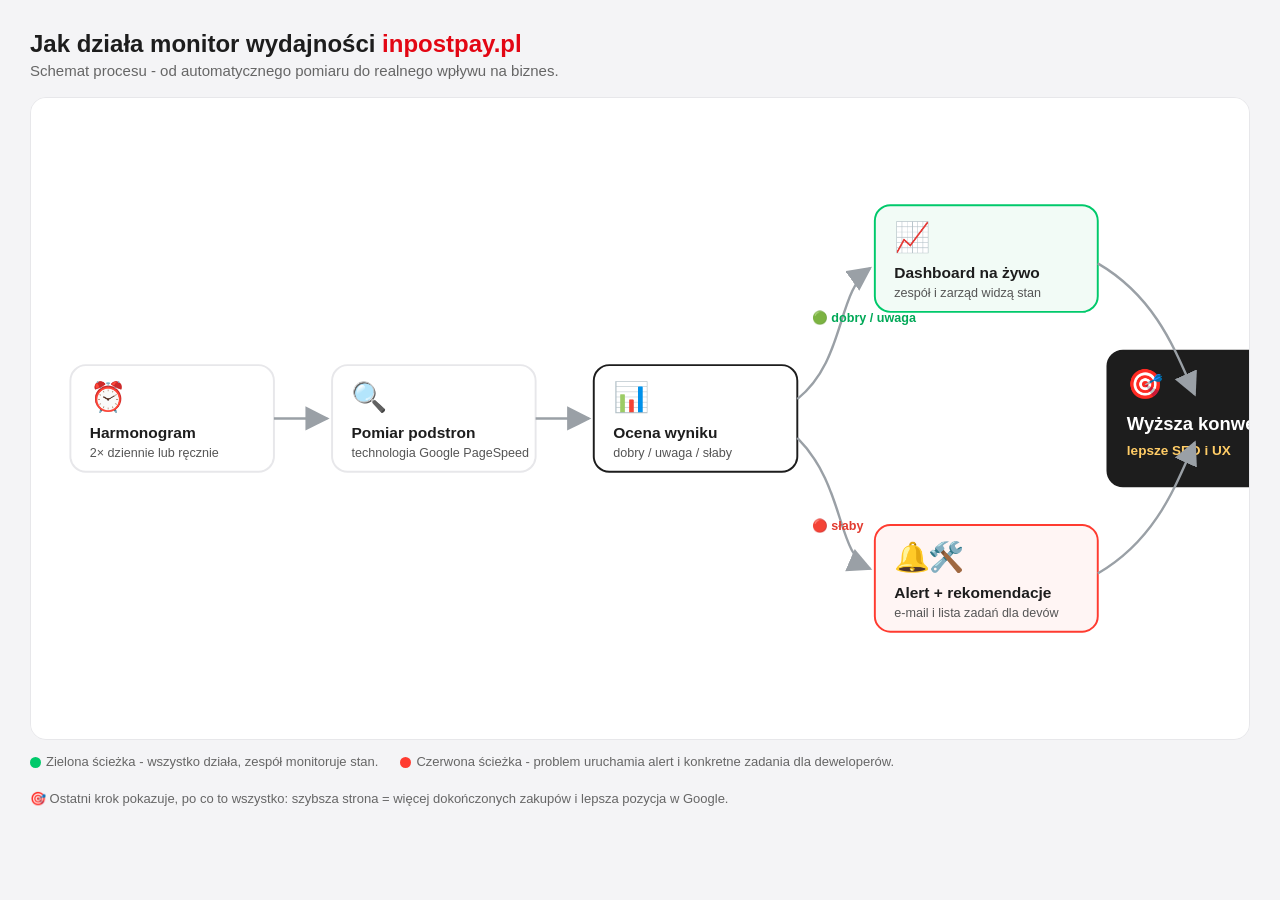
<file: workflow-diagram/index.html>
<!DOCTYPE html>
<html lang="pl">
<head>
<meta charset="utf-8">
<meta name="viewport" content="width=device-width, initial-scale=1">
<title>Jak działa monitor - schemat dla zarządu</title>
<style>
  body{margin:0;background:#f4f4f6;font-family:-apple-system,"Segoe UI",Roboto,Arial,sans-serif;
    color:#1D1D1D;padding:30px}
  .head{max-width:1300px;margin:0 auto 18px}
  h1{font-size:24px;margin:0 0 4px}
  h1 span{color:#E30613}
  p.sub{color:#666;margin:0;font-size:15px}
  .frame{max-width:1300px;margin:0 auto;background:#fff;border:1px solid #e7e7ea;border-radius:16px;
    padding:20px;overflow-x:auto}
  .legend{max-width:1300px;margin:14px auto 0;color:#666;font-size:13px;display:flex;gap:22px;flex-wrap:wrap}
  .dot{display:inline-block;width:11px;height:11px;border-radius:50%;vertical-align:middle;margin-right:5px}
  svg{display:block;min-width:1260px}
</style>
</head>
<body>
  <div class="head">
    <h1>Jak działa monitor wydajności <span>inpostpay.pl</span></h1>
    <p class="sub">Schemat procesu - od automatycznego pomiaru do realnego wpływu na biznes.</p>
  </div>

  <div class="frame">
  <svg viewBox="0 0 1300 620" xmlns="http://www.w3.org/2000/svg">
    <defs>
      <marker id="arrow" markerWidth="12" markerHeight="12" refX="9" refY="5" orient="auto">
        <path d="M0,0 L10,5 L0,10 z" fill="#9aa0a6"/>
      </marker>
      <style>
        .box{rx:16;stroke-width:2}
        .t{font-size:16px;font-weight:700;fill:#1D1D1D}
        .st{font-size:13px;fill:#555}
        .ico{font-size:30px}
        .lbl{font-size:13px;font-weight:700}
        .flow{stroke:#9aa0a6;stroke-width:2.5;fill:none}
      </style>
    </defs>

    <!-- ŚCIEŻKA -->
    <!-- B1 -->
    <rect class="box" x="20" y="255" width="210" height="110" fill="#fff" stroke="#e7e7ea"/>
    <text class="ico" x="40" y="298">⏰</text>
    <text class="t" x="40" y="330">Harmonogram</text>
    <text class="st" x="40" y="350">2× dziennie lub ręcznie</text>

    <!-- B2 -->
    <rect class="box" x="290" y="255" width="210" height="110" fill="#fff" stroke="#e7e7ea"/>
    <text class="ico" x="310" y="298">🔍</text>
    <text class="t" x="310" y="330">Pomiar podstron</text>
    <text class="st" x="310" y="350">technologia Google PageSpeed</text>

    <!-- B3 Ocena -->
    <rect class="box" x="560" y="255" width="210" height="110" fill="#fff" stroke="#1D1D1D"/>
    <text class="ico" x="580" y="298">📊</text>
    <text class="t" x="580" y="330">Ocena wyniku</text>
    <text class="st" x="580" y="350">dobry / uwaga / słaby</text>

    <!-- Górna gałąź: Dashboard -->
    <rect class="box" x="850" y="90" width="230" height="110" fill="#f2fbf6" stroke="#00C96B"/>
    <text class="ico" x="870" y="133">📈</text>
    <text class="t" x="870" y="165">Dashboard na żywo</text>
    <text class="st" x="870" y="185">zespół i zarząd widzą stan</text>

    <!-- Dolna gałąź: Alert + rekomendacje -->
    <rect class="box" x="850" y="420" width="230" height="110" fill="#fff5f4" stroke="#FF3B30"/>
    <text class="ico" x="870" y="463">🔔</text>
    <text class="ico" x="905" y="463">🛠️</text>
    <text class="t" x="870" y="495">Alert + rekomendacje</text>
    <text class="st" x="870" y="515">e-mail i lista zadań dla devów</text>

    <!-- Finał: domknięcie pętli biznesowej -->
    <rect class="box" x="1090" y="240" width="200" height="140" fill="#1D1D1D" stroke="#1D1D1D"/>
    <text class="ico" x="1110" y="285">🎯</text>
    <text x="1110" y="322" font-size="19" font-weight="800" fill="#fff">Wyższa konwersja</text>
    <text x="1110" y="348" font-size="14" font-weight="600" fill="#FFCC66">lepsze SEO i UX</text>

    <!-- STRZAŁKI -->
    <path class="flow" d="M230,310 L285,310" marker-end="url(#arrow)"/>
    <path class="flow" d="M500,310 L555,310" marker-end="url(#arrow)"/>
    <!-- Ocena -> Dashboard (OK) -->
    <path class="flow" d="M770,290 C820,250 810,180 845,155" marker-end="url(#arrow)"/>
    <text class="lbl" x="785" y="210" fill="#00A857">🟢 dobry / uwaga</text>
    <!-- Ocena -> Alert (SŁABY) -->
    <path class="flow" d="M770,330 C820,380 810,450 845,465" marker-end="url(#arrow)"/>
    <text class="lbl" x="785" y="425" fill="#E23B30">🔴 słaby</text>
    <!-- Dashboard -> Finał -->
    <path class="flow" d="M1080,150 C1140,185 1160,240 1180,285" marker-end="url(#arrow)"/>
    <!-- Alert -> Finał -->
    <path class="flow" d="M1080,470 C1140,435 1160,380 1180,335" marker-end="url(#arrow)"/>
  </svg>
  </div>

  <div class="legend">
    <div><span class="dot" style="background:#00C96B"></span>Zielona ścieżka - wszystko działa, zespół monitoruje stan.</div>
    <div><span class="dot" style="background:#FF3B30"></span>Czerwona ścieżka - problem uruchamia alert i konkretne zadania dla deweloperów.</div>
    <div>🎯 Ostatni krok pokazuje, po co to wszystko: szybsza strona = więcej dokończonych zakupów i lepsza pozycja w Google.</div>
  </div>
</body>
</html>
</file>
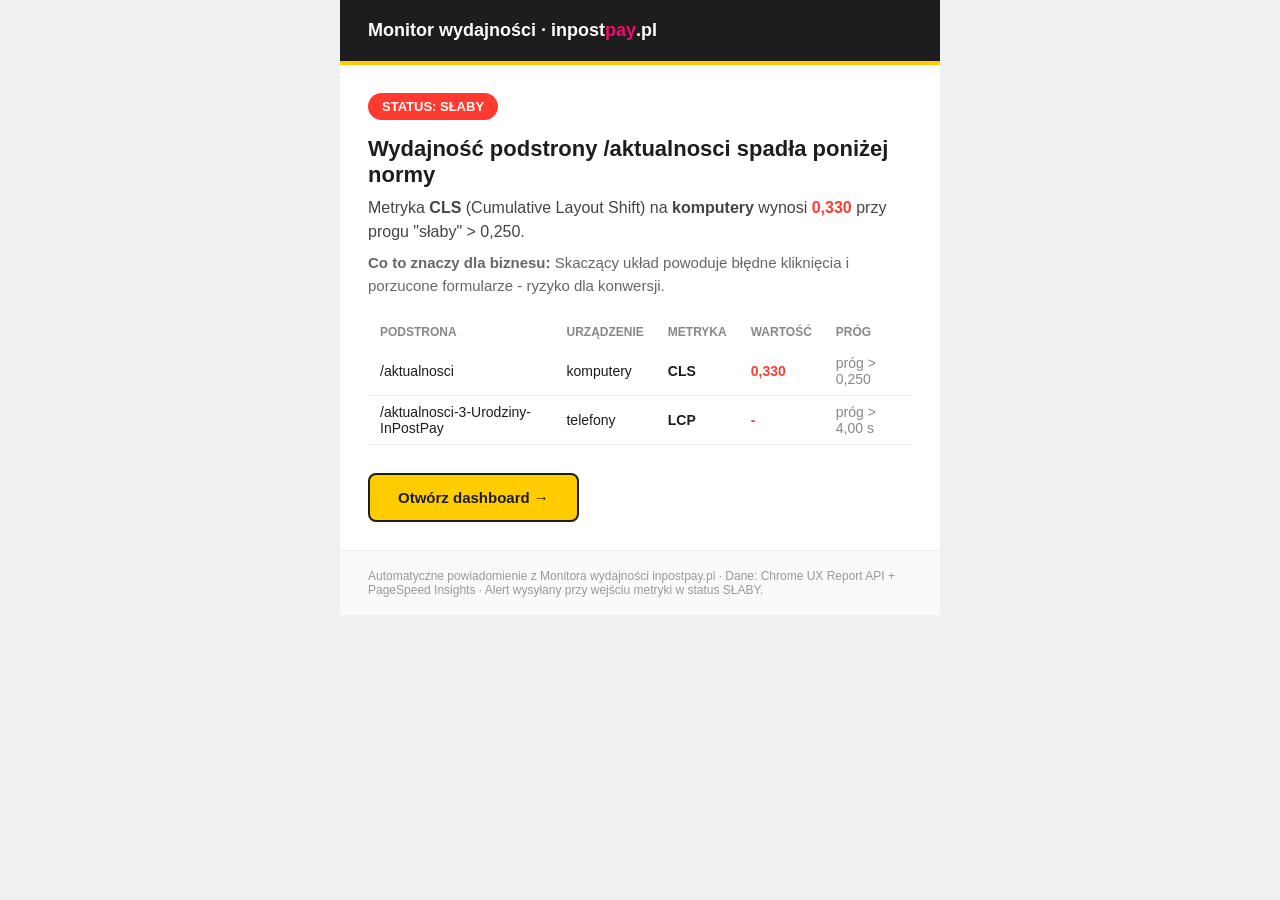
<file: docs/alerts/ostatni-alert.html>
<!DOCTYPE html>
<html lang="pl"><head><meta charset="utf-8">
<meta name="viewport" content="width=device-width, initial-scale=1">
<meta name="robots" content="noindex, nofollow"></head>
<body style="margin:0;background:#f0f0f0;font-family:Arial,Helvetica,sans-serif;color:#1D1D1D;">
<div style="max-width:600px;margin:0 auto;background:#fff;">
  <div style="background:#1D1D1D;padding:20px 28px;border-bottom:4px solid #FFCC00;">
    <span style="color:#fff;font-size:18px;font-weight:700;">Monitor wydajności · inpost</span><span
      style="color:#EC0E6E;font-size:18px;font-weight:800;">pay</span><span
      style="color:#fff;font-size:18px;font-weight:700;">.pl</span>
  </div>
  <div style="padding:28px;">
    
    <div style="background:#FF3B30;color:#fff;display:inline-block;padding:6px 14px;
         border-radius:20px;font-size:13px;font-weight:700;">STATUS: SŁABY</div>
    <h1 style="font-size:22px;margin:16px 0 8px;">Wydajność podstrony /aktualnosci
        spadła poniżej normy</h1>
    <p style="font-size:16px;line-height:1.5;color:#444;margin:0 0 8px;">
      Metryka <b>CLS</b> (Cumulative Layout Shift) na
      <b>komputery</b> wynosi
      <b style="color:#FF3B30;">0,330</b>
      przy progu &quot;słaby&quot; &gt; 0,250.
    </p>
    <p style="font-size:15px;line-height:1.5;color:#666;margin:0 0 20px;">
      <b>Co to znaczy dla biznesu:</b> Skaczący układ powoduje błędne kliknięcia i porzucone formularze - ryzyko dla konwersji.
    </p>
    <table style="width:100%;border-collapse:collapse;font-size:14px;">
      <thead><tr style="text-align:left;color:#888;font-size:12px;text-transform:uppercase;">
        <th style="padding:8px 12px;">Podstrona</th><th style="padding:8px 12px;">Urządzenie</th>
        <th style="padding:8px 12px;">Metryka</th><th style="padding:8px 12px;">Wartość</th>
        <th style="padding:8px 12px;">Próg</th></tr></thead>
      <tbody><tr><td style="padding:8px 12px;border-bottom:1px solid #eee;">/aktualnosci</td><td style="padding:8px 12px;border-bottom:1px solid #eee;">komputery</td><td style="padding:8px 12px;border-bottom:1px solid #eee;"><b>CLS</b></td><td style="padding:8px 12px;border-bottom:1px solid #eee;color:#FF3B30;font-weight:700;">0,330</td><td style="padding:8px 12px;border-bottom:1px solid #eee;color:#888;">próg &gt; 0,250</td></tr><tr><td style="padding:8px 12px;border-bottom:1px solid #eee;">/aktualnosci-3-Urodziny-InPostPay</td><td style="padding:8px 12px;border-bottom:1px solid #eee;">telefony</td><td style="padding:8px 12px;border-bottom:1px solid #eee;"><b>LCP</b></td><td style="padding:8px 12px;border-bottom:1px solid #eee;color:#FF3B30;font-weight:700;">-</td><td style="padding:8px 12px;border-bottom:1px solid #eee;color:#888;">próg &gt; 4,00 s</td></tr></tbody>
    </table>
    
    <div style="margin-top:28px;">
      <a href="" style="background:#FFCC00;color:#1D1D1D;text-decoration:none;
         padding:14px 28px;border-radius:8px;font-weight:800;font-size:15px;display:inline-block;
         border:2px solid #1D1D1D;">Otwórz dashboard →</a>
    </div>
  </div>
  <div style="padding:18px 28px;background:#fafafa;color:#999;font-size:12px;border-top:1px solid #eee;">
    Automatyczne powiadomienie z Monitora wydajności inpostpay.pl · Dane: Chrome UX Report API +
    PageSpeed Insights · Alert wysyłany przy wejściu metryki w status SŁABY.
  </div>
</div></body></html>
</file>
